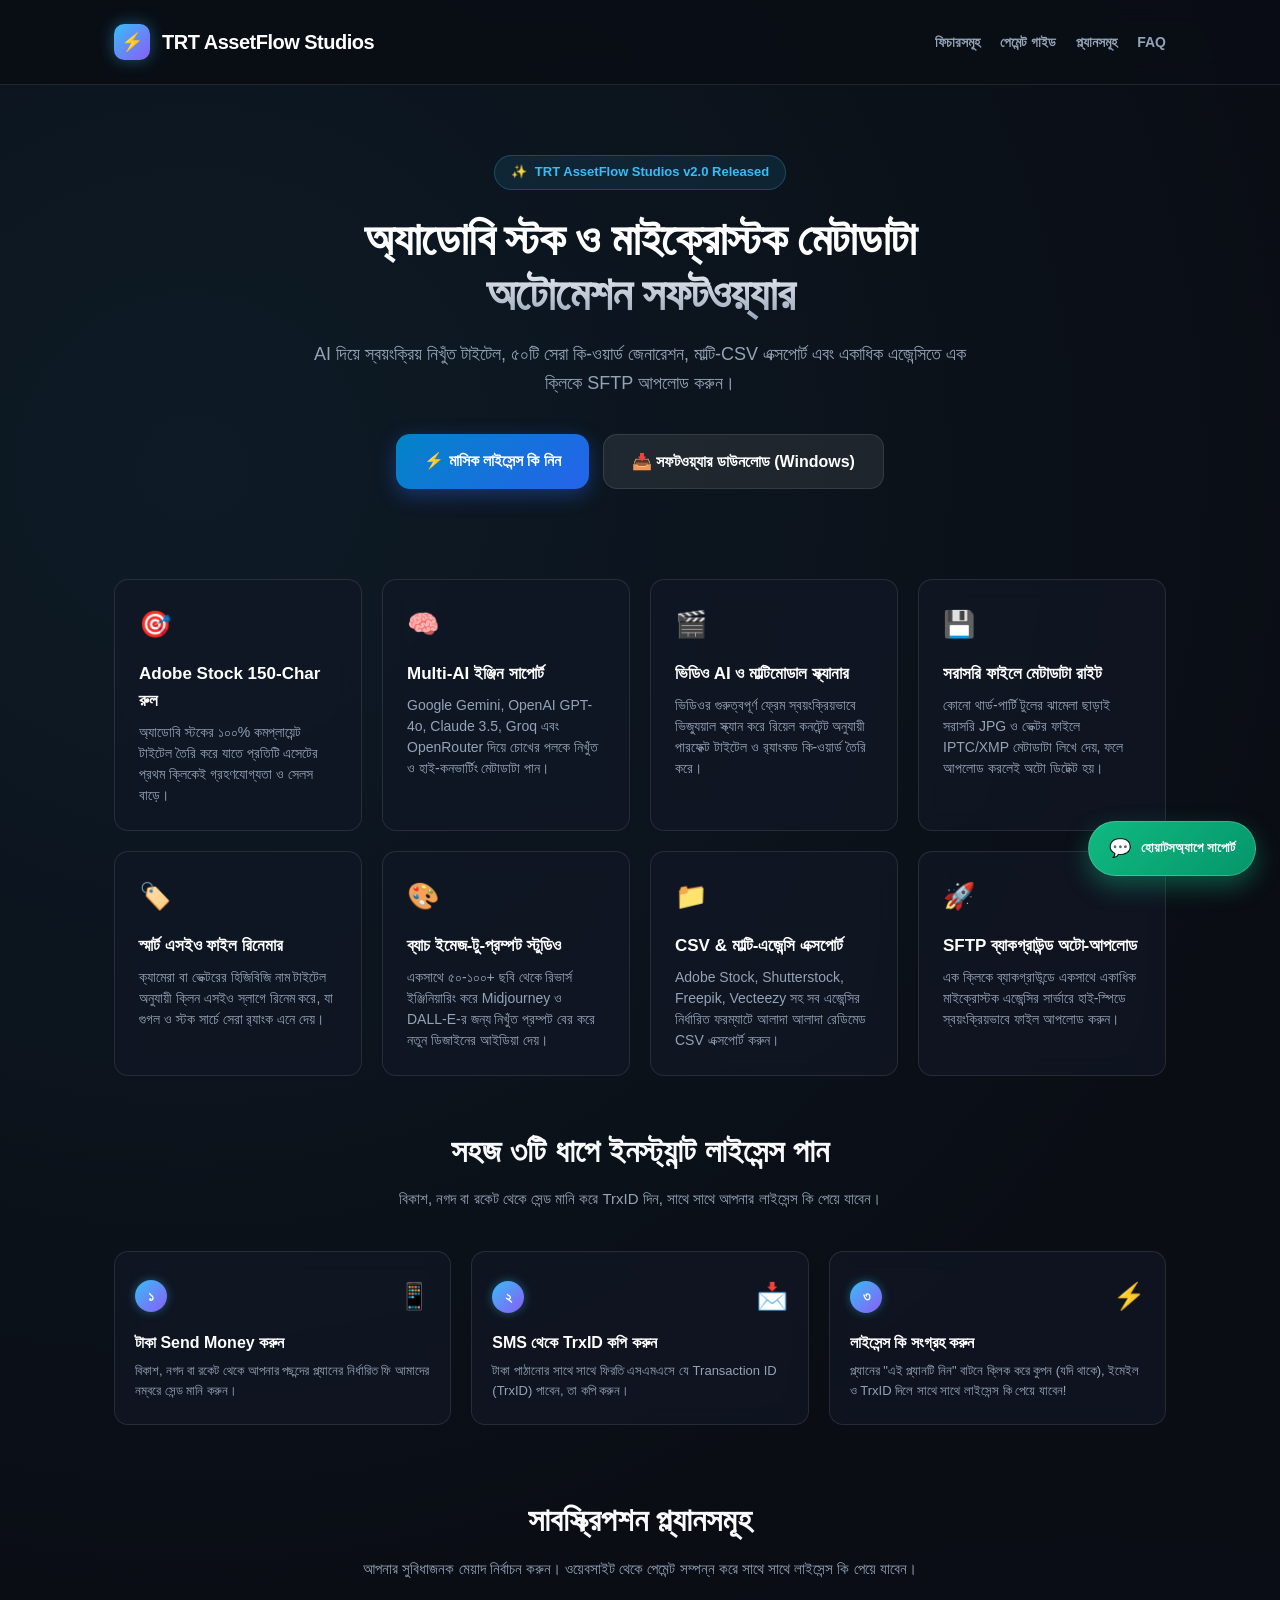
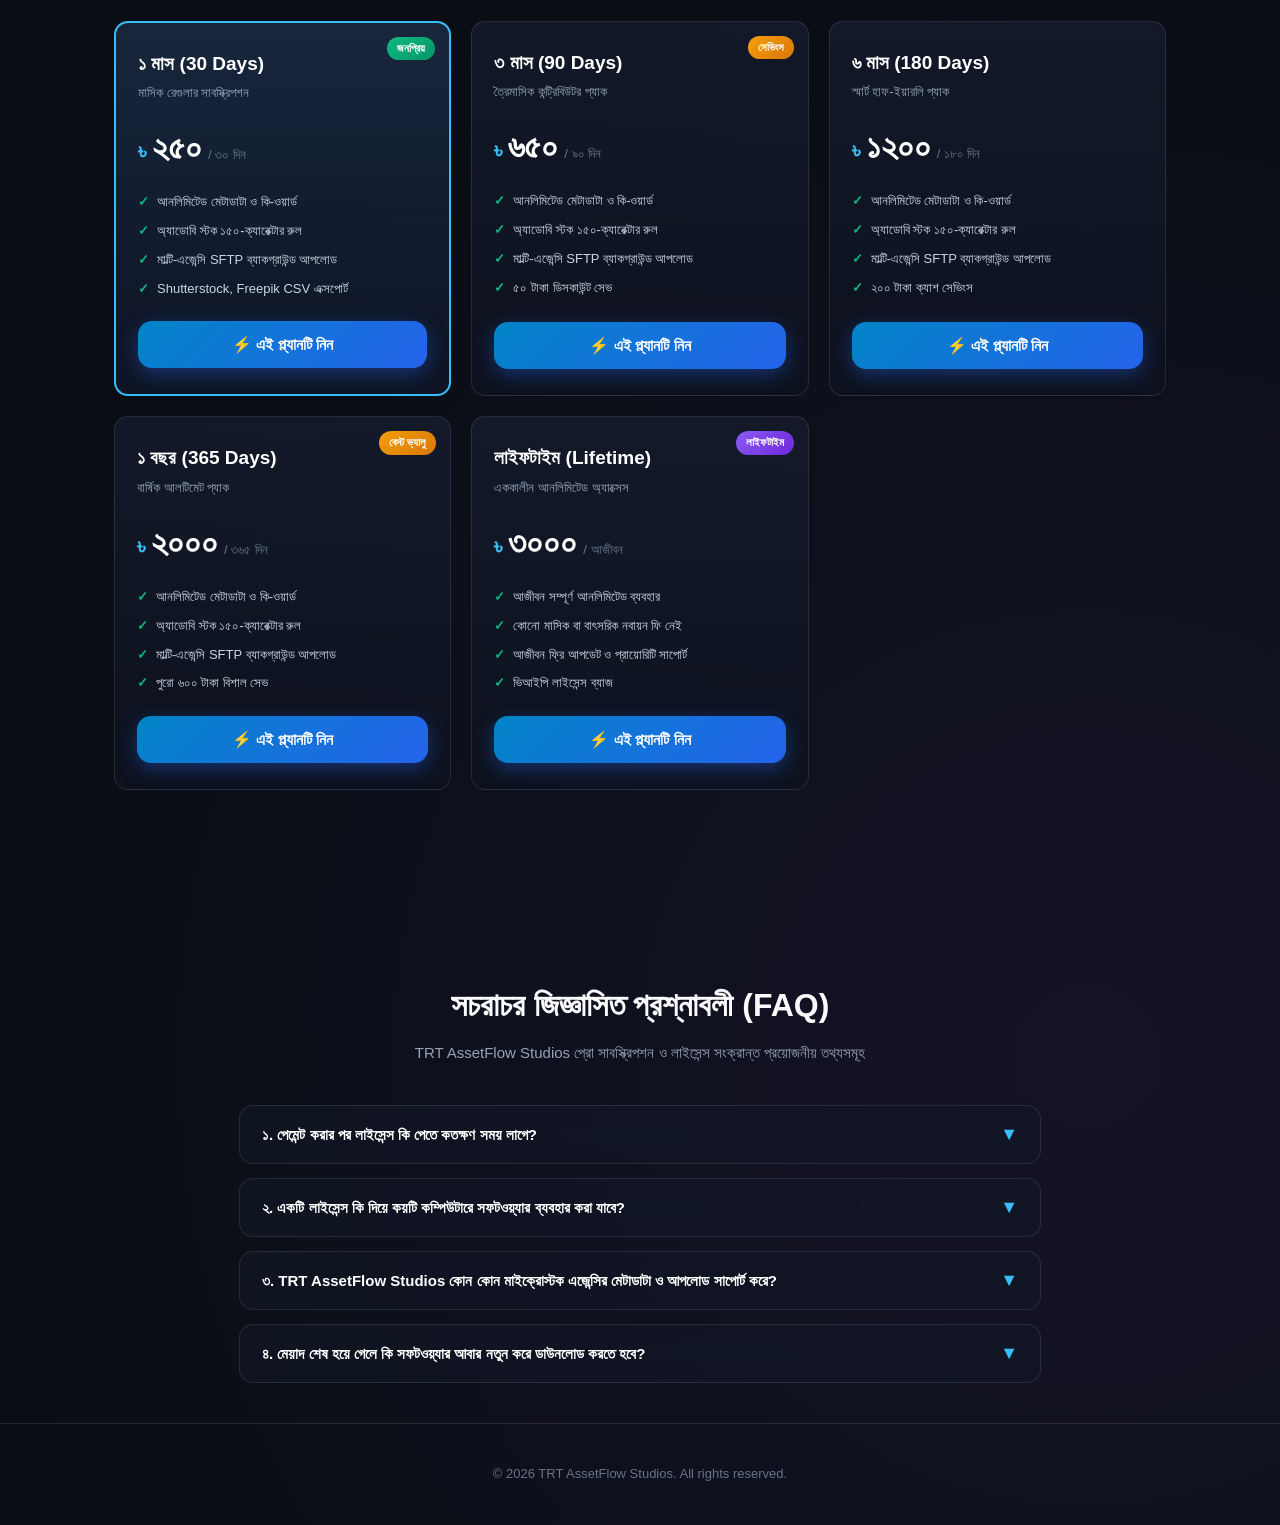
<file: index.html>
<!DOCTYPE html>
<html lang="bn">
<head>
  <meta charset="UTF-8">
  <meta name="viewport" content="width=device-width, initial-scale=1.0">
  <title>TRT AssetFlow Studios — AI Stock Automation</title>
  <link rel="stylesheet" href="./styles.css">
</head>
<body>
  <!-- Header -->
  <header>
    <div class="container nav-wrap">
      <a href="./index.html" class="logo-brand">
        <div class="logo-icon">⚡</div>
        <span>TRT AssetFlow Studios</span>
      </a>
      <div class="nav-links">
        <a href="#features" class="nav-link">ফিচারসমূহ</a>
        <a href="#how-to-buy" class="nav-link">পেমেন্ট গাইড</a>
        <a href="#pricing" class="nav-link">প্ল্যানসমূহ</a>
        <a href="#faq" class="nav-link">FAQ</a>
        
      </div>
    </div>
  </header>

  <!-- Hero -->
  <section class="hero">
    <div class="container">
      <div class="hero-tag">
        <span>✨</span> <span>TRT AssetFlow Studios v2.0 Released</span>
      </div>
      <h1>অ্যাডোবি স্টক ও মাইক্রোস্টক মেটাডাটা<br>অটোমেশন সফটওয়্যার</h1>
      <p>
        AI দিয়ে স্বয়ংক্রিয় নিখুঁত টাইটেল, ৫০টি সেরা কি-ওয়ার্ড জেনারেশন, মাল্টি-CSV এক্সপোর্ট এবং একাধিক এজেন্সিতে এক ক্লিকে SFTP আপলোড করুন।
      </p>
      <div style="display: flex; gap: 14px; justify-content: center; flex-wrap: wrap;">
        <a href="#pricing" class="btn-primary" style="width: auto; padding: 14px 28px;">
          ⚡ মাসিক লাইসেন্স কি নিন
        </a>
        <a href="https://github.com/tmrtarekrahman/trt-assetflow-releases/releases/download/v2.0.0/TRT-AssetFlow-Studios-v2.0.0-Windows.zip" download class="btn-primary" style="width: auto; padding: 14px 28px; background: rgba(255, 255, 255, 0.08); border: 1px solid var(--border-color); box-shadow: none;">
          📥 সফটওয়্যার ডাউনলোড (Windows)
        </a>
      </div>
    </div>
  </section>

      <!-- Features -->
  <section class="container" id="features">
    <div class="features-grid">
      <div class="feature-card">
        <div class="feature-icon">🎯</div>
        <h3>Adobe Stock 150-Char রুল</h3>
        <p>অ্যাডোবি স্টকের ১০০% কমপ্লায়েন্ট টাইটেল তৈরি করে যাতে প্রতিটি এসেটের প্রথম ক্লিকেই গ্রহণযোগ্যতা ও সেলস বাড়ে।</p>
      </div>
      <div class="feature-card">
        <div class="feature-icon">🧠</div>
        <h3>Multi-AI ইঞ্জিন সাপোর্ট</h3>
        <p>Google Gemini, OpenAI GPT-4o, Claude 3.5, Groq এবং OpenRouter দিয়ে চোখের পলকে নিখুঁত ও হাই-কনভার্টিং মেটাডাটা পান।</p>
      </div>
      <div class="feature-card">
        <div class="feature-icon">🎬</div>
        <h3>ভিডিও AI ও মাল্টিমোডাল স্ক্যানার</h3>
        <p>ভিডিওর গুরুত্বপূর্ণ ফ্রেম স্বয়ংক্রিয়ভাবে ভিজ্যুয়াল স্ক্যান করে রিয়েল কনটেন্ট অনুযায়ী পারফেক্ট টাইটেল ও র‍্যাংকড কি-ওয়ার্ড তৈরি করে।</p>
      </div>
      <div class="feature-card">
        <div class="feature-icon">💾</div>
        <h3>সরাসরি ফাইলে মেটাডাটা রাইট</h3>
        <p>কোনো থার্ড-পার্টি টুলের ঝামেলা ছাড়াই সরাসরি JPG ও ভেক্টর ফাইলে IPTC/XMP মেটাডাটা লিখে দেয়, ফলে আপলোড করলেই অটো ডিটেক্ট হয়।</p>
      </div>
      <div class="feature-card">
        <div class="feature-icon">🏷️</div>
        <h3>স্মার্ট এসইও ফাইল রিনেমার</h3>
        <p>ক্যামেরা বা ভেক্টরের হিজিবিজি নাম টাইটেল অনুযায়ী ক্লিন এসইও স্লাগে রিনেম করে, যা গুগল ও স্টক সার্চে সেরা র‍্যাংক এনে দেয়।</p>
      </div>
      <div class="feature-card">
        <div class="feature-icon">🎨</div>
        <h3>ব্যাচ ইমেজ-টু-প্রম্পট স্টুডিও</h3>
        <p>একসাথে ৫০-১০০+ ছবি থেকে রিভার্স ইঞ্জিনিয়ারিং করে Midjourney ও DALL-E-র জন্য নিখুঁত প্রম্পট বের করে নতুন ডিজাইনের আইডিয়া দেয়।</p>
      </div>
      <div class="feature-card">
        <div class="feature-icon">📁</div>
        <h3>CSV & মাল্টি-এজেন্সি এক্সপোর্ট</h3>
        <p>Adobe Stock, Shutterstock, Freepik, Vecteezy সহ সব এজেন্সির নির্ধারিত ফরম্যাটে আলাদা আলাদা রেডিমেড CSV এক্সপোর্ট করুন।</p>
      </div>
      <div class="feature-card">
        <div class="feature-icon">🚀</div>
        <h3>SFTP ব্যাকগ্রাউন্ড অটো-আপলোড</h3>
        <p>এক ক্লিকে ব্যাকগ্রাউন্ডে একসাথে একাধিক মাইক্রোস্টক এজেন্সির সার্ভারে হাই-স্পিডে স্বয়ংক্রিয়ভাবে ফাইল আপলোড করুন।</p>
      </div>
    </div>
  </section>

    <!-- How It Works / Visual Payment Guide -->
  <section class="container" id="how-to-buy" style="margin-top: 50px; margin-bottom: 20px;">
    <h2 class="section-title">সহজ ৩টি ধাপে ইনস্ট্যান্ট লাইসেন্স পান</h2>
    <p class="section-desc">বিকাশ, নগদ বা রকেট থেকে সেন্ড মানি করে TrxID দিন, সাথে সাথে আপনার লাইসেন্স কি পেয়ে যাবেন।</p>

    <div class="steps-container">
      <div class="step-card">
        <div class="step-header-row">
          <div class="step-badge">১</div>
          <div class="step-icon">📱</div>
        </div>
        <div class="step-body">
          <h4>টাকা Send Money করুন</h4>
          <p>বিকাশ, নগদ বা রকেট থেকে আপনার পছন্দের প্ল্যানের নির্ধারিত ফি আমাদের নম্বরে সেন্ড মানি করুন।</p>
        </div>
      </div>

      <div class="step-card">
        <div class="step-header-row">
          <div class="step-badge">২</div>
          <div class="step-icon">📩</div>
        </div>
        <div class="step-body">
          <h4>SMS থেকে TrxID কপি করুন</h4>
          <p>টাকা পাঠানোর সাথে সাথে ফিরতি এসএমএসে যে Transaction ID (TrxID) পাবেন, তা কপি করুন।</p>
        </div>
      </div>

      <div class="step-card">
        <div class="step-header-row">
          <div class="step-badge">৩</div>
          <div class="step-icon">⚡</div>
        </div>
        <div class="step-body">
          <h4>লাইসেন্স কি সংগ্রহ করুন</h4>
          <p>প্ল্যানের "এই প্ল্যানটি নিন" বাটনে ক্লিক করে কুপন (যদি থাকে), ইমেইল ও TrxID দিলে সাথে সাথে লাইসেন্স কি পেয়ে যাবেন!</p>
        </div>
      </div>
    </div>
  </section>

  <!-- Pricing -->
  <section class="pricing-section" id="pricing">
    <div class="container">
      <h2 class="section-title">সাবস্ক্রিপশন প্ল্যানসমূহ</h2>
      <p class="section-desc">আপনার সুবিধাজনক মেয়াদ নির্বাচন করুন। ওয়েবসাইট থেকে পেমেন্ট সম্পন্ন করে সাথে সাথে লাইসেন্স কি পেয়ে যাবেন।</p>

      <div class="pricing-grid">
        <!-- Plan 1: 1 Month -->
        <div class="plan-card popular">
          <div class="card-ribbon">জনপ্রিয়</div>
          <div>
            <div class="plan-title">১ মাস (30 Days)</div>
            <div class="plan-subtitle">মাসিক রেগুলার সাবস্ক্রিপশন</div>
            <div class="plan-price-row">
              <span class="curr">৳</span>
              <span class="amt">২৫০</span>
              <span class="per">/ ৩০ দিন</span>
            </div>
            <ul class="plan-feature-list">
              <li><span class="check-icon">✓</span> আনলিমিটেড মেটাডাটা ও কি-ওয়ার্ড</li>
              <li><span class="check-icon">✓</span> অ্যাডোবি স্টক ১৫০-ক্যারেক্টার রুল</li>
              <li><span class="check-icon">✓</span> মাল্টি-এজেন্সি SFTP ব্যাকগ্রাউন্ড আপলোড</li>
              <li><span class="check-icon">✓</span> Shutterstock, Freepik CSV এক্সপোর্ট</li>
            </ul>
          </div>
          <button type="button" class="btn-primary btn-plan-select" data-plan="pro_monthly" data-days="30" data-price="250" data-title="১ মাস (৩০ দিন)">
            ⚡ এই প্ল্যানটি নিন
          </button>
        </div>

        <!-- Plan 2: 3 Months -->
        <div class="plan-card">
          <div class="card-ribbon hot">সেভিংস</div>
          <div>
            <div class="plan-title">৩ মাস (90 Days)</div>
            <div class="plan-subtitle">ত্রৈমাসিক কন্ট্রিবিউটর প্যাক</div>
            <div class="plan-price-row">
              <span class="curr">৳</span>
              <span class="amt">৬৫০</span>
              <span class="per">/ ৯০ দিন</span>
            </div>
            <ul class="plan-feature-list">
              <li><span class="check-icon">✓</span> আনলিমিটেড মেটাডাটা ও কি-ওয়ার্ড</li>
              <li><span class="check-icon">✓</span> অ্যাডোবি স্টক ১৫০-ক্যারেক্টার রুল</li>
              <li><span class="check-icon">✓</span> মাল্টি-এজেন্সি SFTP ব্যাকগ্রাউন্ড আপলোড</li>
              <li><span class="check-icon">✓</span> ৫০ টাকা ডিসকাউন্ট সেভ</li>
            </ul>
          </div>
          <button type="button" class="btn-primary btn-plan-select" data-plan="pro_quarterly" data-days="90" data-price="650" data-title="৩ মাস (৯০ দিন)">
            ⚡ এই প্ল্যানটি নিন
          </button>
        </div>

        <!-- Plan 3: 6 Months -->
        <div class="plan-card">
          <div>
            <div class="plan-title">৬ মাস (180 Days)</div>
            <div class="plan-subtitle">স্মার্ট হাফ-ইয়ারলি প্যাক</div>
            <div class="plan-price-row">
              <span class="curr">৳</span>
              <span class="amt">১২০০</span>
              <span class="per">/ ১৮০ দিন</span>
            </div>
            <ul class="plan-feature-list">
              <li><span class="check-icon">✓</span> আনলিমিটেড মেটাডাটা ও কি-ওয়ার্ড</li>
              <li><span class="check-icon">✓</span> অ্যাডোবি স্টক ১৫০-ক্যারেক্টার রুল</li>
              <li><span class="check-icon">✓</span> মাল্টি-এজেন্সি SFTP ব্যাকগ্রাউন্ড আপলোড</li>
              <li><span class="check-icon">✓</span> ২০০ টাকা ক্যাশ সেভিংস</li>
            </ul>
          </div>
          <button type="button" class="btn-primary btn-plan-select" data-plan="pro_half_yearly" data-days="180" data-price="1200" data-title="৬ মাস (১৮০ দিন)">
            ⚡ এই প্ল্যানটি নিন
          </button>
        </div>

        <!-- Plan 4: 1 Year -->
        <div class="plan-card">
          <div class="card-ribbon hot">বেস্ট ভ্যালু</div>
          <div>
            <div class="plan-title">১ বছর (365 Days)</div>
            <div class="plan-subtitle">বার্ষিক আলটিমেট প্যাক</div>
            <div class="plan-price-row">
              <span class="curr">৳</span>
              <span class="amt">২০০০</span>
              <span class="per">/ ৩৬৫ দিন</span>
            </div>
            <ul class="plan-feature-list">
              <li><span class="check-icon">✓</span> আনলিমিটেড মেটাডাটা ও কি-ওয়ার্ড</li>
              <li><span class="check-icon">✓</span> অ্যাডোবি স্টক ১৫০-ক্যারেক্টার রুল</li>
              <li><span class="check-icon">✓</span> মাল্টি-এজেন্সি SFTP ব্যাকগ্রাউন্ড আপলোড</li>
              <li><span class="check-icon">✓</span> পুরো ৬০০ টাকা বিশাল সেভ</li>
            </ul>
          </div>
          <button type="button" class="btn-primary btn-plan-select" data-plan="pro_yearly" data-days="365" data-price="2000" data-title="১ বছর (৩৬৫ দিন)">
            ⚡ এই প্ল্যানটি নিন
          </button>
        </div>

        <!-- Plan 5: Lifetime -->
        <div class="plan-card">
          <div class="card-ribbon vip">লাইফটাইম</div>
          <div>
            <div class="plan-title">লাইফটাইম (Lifetime)</div>
            <div class="plan-subtitle">এককালীন আনলিমিটেড অ্যাক্সেস</div>
            <div class="plan-price-row">
              <span class="curr">৳</span>
              <span class="amt">৩০০০</span>
              <span class="per">/ আজীবন</span>
            </div>
            <ul class="plan-feature-list">
              <li><span class="check-icon">✓</span> আজীবন সম্পূর্ণ আনলিমিটেড ব্যবহার</li>
              <li><span class="check-icon">✓</span> কোনো মাসিক বা বাৎসরিক নবায়ন ফি নেই</li>
              <li><span class="check-icon">✓</span> আজীবন ফ্রি আপডেট ও প্রায়োরিটি সাপোর্ট</li>
              <li><span class="check-icon">✓</span> ভিআইপি লাইসেন্স ব্যাজ</li>
            </ul>
          </div>
          <button type="button" class="btn-primary btn-plan-select" data-plan="lifetime" data-days="9999" data-price="3000" data-title="লাইফটাইম (আজীবন)">
            ⚡ এই প্ল্যানটি নিন
          </button>
        </div>
      </div>
    </div>
  </section>

  <!-- Instant Checkout / Key Modal -->
  <div class="checkout-modal-overlay" id="checkoutModal">
    <div class="checkout-box">
      <div class="checkout-header">
        <h3 id="checkoutModalTitle">লাইসেন্স কি সংগ্রহ ফরম</h3>
        <button class="btn-close" id="btnCloseCheckout">&times;</button>
      </div>

      <!-- Payment Numbers Box -->
      <div style="margin-bottom: 18px;">
        <p style="font-size: 13px; color: var(--text-secondary); margin-bottom: 8px;">
          নিচের যেকোনো নাম্বারে <strong>Send Money</strong> করে TrxID দিয়ে কি সংগ্রহ করুন:
        </p>
        
        <!-- bKash -->
        <div class="pay-card-item">
          <div>
            <span style="font-size: 11px; font-weight: 800; color: #ec4899; text-transform: uppercase;">bKash (Personal)</span>
            <div class="num">01410941110</div>
          </div>
          <button type="button" class="btn-mini-copy" onclick="navigator.clipboard.writeText('01410941110'); this.textContent='কপি!'; setTimeout(() => this.textContent='কপি', 1500);">কপি</button>
        </div>

        <!-- Nagad / Rocket / Upay -->
        <div class="pay-card-item">
          <div>
            <span style="font-size: 11px; font-weight: 800; color: #f97316; text-transform: uppercase;">নগদ / রকেট / উপায় (Personal)</span>
            <div class="num">01723941110</div>
          </div>
          <button type="button" class="btn-mini-copy" onclick="navigator.clipboard.writeText('01723941110'); this.textContent='কপি!'; setTimeout(() => this.textContent='কপি', 1500);">কপি</button>
        </div>

        <div style="background: rgba(56, 189, 248, 0.08); padding: 10px 14px; border-radius: 8px; border: 1px solid rgba(56, 189, 248, 0.2); font-size: 13px;">
          নির্বাচিত প্ল্যান: <strong id="modalSelectedPlanText" style="color: #38bdf8;">১ মাস (৩০ দিন)</strong> — 
          ফি: <strong id="modalSelectedPriceText" style="color: #34d399;">৳২৫০ টাকা</strong>
        </div>
      </div>

      <form id="checkoutForm">
        <input type="hidden" id="selectedPlanVal" value="pro_monthly">
        <input type="hidden" id="selectedDaysVal" value="30">

        <div class="form-group">
          <label for="buyerEmail">আপনার ইমেইল অ্যাড্রেস *</label>
          <input type="email" id="buyerEmail" class="input-ctrl" placeholder="your-email@gmail.com" required>
        </div>

        <div class="form-group">
          <label for="senderPhone">যে নাম্বার থেকে টাকা পাঠিয়েছেন (Sender Number) *</label>
          <input type="tel" id="senderPhone" class="input-ctrl" placeholder="যেমন: 017XXXXXXXX" required>
        </div>

                <!-- Coupon Code Input Box -->
        <div class="form-group" style="margin-bottom: 14px; background: rgba(255,255,255,0.02); padding: 12px; border-radius: 8px; border: 1px dashed rgba(255,255,255,0.12);">
          <label for="couponCode" style="display: flex; justify-content: space-between; align-items: center; font-size: 12px; color: #94a3b8; margin-bottom: 6px;">
            <span>🎟️ কুপন কোড (যদি থাকে)</span>
            <span id="couponBadge" style="display: none; background: #059669; color: #fff; padding: 2px 8px; border-radius: 4px; font-size: 11px; font-weight: bold;">DISCOUNT APPLIED</span>
          </label>
          <div style="display: flex; gap: 8px;">
            <input type="text" id="couponCode" class="input-ctrl" placeholder="যেমন: LIFETIME50" style="text-transform: uppercase; font-weight: 600; letter-spacing: 1px;">
            <button type="button" id="btnApplyCoupon" class="btn-copy" style="white-space: nowrap; padding: 0 16px; background: #0284c7; font-weight: 600; cursor: pointer;">প্রয়োগ করুন</button>
          </div>
          <div id="couponMsg" style="font-size: 12px; margin-top: 6px; display: none; line-height: 1.4;"></div>
        </div>

        <div class="form-group">
          <label for="trxId">পেমেন্ট Transaction ID (TrxID) *</label>
          <input type="text" id="trxId" class="input-ctrl" placeholder="যেমন: BK9A8B7C বা নগদ TrxID" required>
        </div>

        <button type="submit" class="btn-primary" id="btnClaimKey">
          ⚡ লাইসেন্স কি তৈরি করুন
        </button>
      </form>

      <!-- Key Revealed Box -->
      <div class="key-result-box" id="keyResultBox">
        <h4 style="color: #34d399; margin-bottom: 6px;">🎉 অভিনন্দন! আপনার প্রো লাইসেন্স কি প্রস্তুত:</h4>
        <div class="key-code-display" id="revealedKeyCode">TRT-XXXX-XXXX-XXXX-XXXX</div>
        <div style="display: flex; gap: 10px; justify-content: center; flex-wrap: wrap; margin-top: 10px;">
          <button type="button" class="btn-copy" id="btnCopyKey">📋 কি কপি করুন</button>
          <a href="https://github.com/tmrtarekrahman/trt-assetflow-releases/releases/download/v2.0.0/TRT-AssetFlow-Studios-v2.0.0-Windows.zip" download class="btn-copy" style="background: #2563eb; text-decoration: none; display: inline-flex; align-items: center; gap: 6px;">
            📥 সফটওয়্যার ডাউনলোড করুন
          </a>
        </div>
        <p style="font-size: 12px; color: #94a3b8; margin-top: 14px;">
          <strong>ব্যবহারের নিয়ম:</strong> TRT AssetFlow Studios সফটওয়্যারটি ওপেন করে উপরের <strong>"🔑 Activate Pro"</strong> বাটনে ক্লিক করে এই কি-টি পেস্ট করুন। সাথে সাথে আপনার নির্বাচিত প্ল্যানের মেয়াদ শুরু হবে!
        </p>
      </div>
    </div>
  </div>

  <!-- FAQ Section -->
  <section class="container faq-section" id="faq" style="margin: 60px auto 40px auto;">
    <h2 class="section-title">সচরাচর জিজ্ঞাসিত প্রশ্নাবলী (FAQ)</h2>
    <p class="section-desc">TRT AssetFlow Studios প্রো সাবস্ক্রিপশন ও লাইসেন্স সংক্রান্ত প্রয়োজনীয় তথ্যসমূহ</p>

    <div class="faq-list">
      <!-- FAQ 1 -->
      <div class="faq-item">
        <button type="button" class="faq-question">
          <span>১. পেমেন্ট করার পর লাইসেন্স কি পেতে কতক্ষণ সময় লাগে?</span>
          <span class="faq-toggle-icon">▼</span>
        </button>
        <div class="faq-answer">
          <p>সম্পূর্ণ ইনস্ট্যান্ট! অটোমেটিক SMS ভেরিফিকেশন সিস্টেমের মাধ্যমে আপনার বিকাশ বা নগদ থেকে টাকা পাঠানোর পর সাধারণত ১-২ মিনিটের মধ্যেই পেমেন্ট রেকর্ড হয়ে যায়। এরপর ওয়েবসাইটে আপনার ইমেইল ও ফিরতি SMS-এর TrxID দিলে এক সেকেন্ডেই লাইসেন্স কি স্ক্রিনে তৈরি হয়ে যাবে।</p>
        </div>
      </div>

      <!-- FAQ 2 -->
      <div class="faq-item">
        <button type="button" class="faq-question">
          <span>২. একটি লাইসেন্স কি দিয়ে কয়টি কম্পিউটারে সফটওয়্যার ব্যবহার করা যাবে?</span>
          <span class="faq-toggle-icon">▼</span>
        </button>
        <div class="faq-answer">
          <p>নিরাপত্তা ও ফেয়ার-ইউজ পলিসির আওতায় ১টি লাইসেন্স কি একই সময়ে ১টি পিসিতে কার্যকর থাকে। তবে আপনার পিসি পরিবর্তন, উইন্ডোজ নতুন করে সেটআপ বা মেরামতের প্রয়োজন হলে আমাদের সাথে যোগাযোগ করলে আমাদের সাপোর্ট টিম থেকে ডিভাইস আনবাইন্ড / রিসেট করে দেওয়া হবে, যাতে নতুন পিসিতে চালু করতে পারেন।</p>
        </div>
      </div>

      <!-- FAQ 3 -->
      <div class="faq-item">
        <button type="button" class="faq-question">
          <span>৩. TRT AssetFlow Studios কোন কোন মাইক্রোস্টক এজেন্সির মেটাডাটা ও আপলোড সাপোর্ট করে?</span>
          <span class="faq-toggle-icon">▼</span>
        </button>
        <div class="faq-answer">
          <p>Adobe Stock (১৫০ ক্যারেক্টার টাইটেল কমপ্লায়েন্স ও টাইটেল-রিপিট রুল), Freepik, Shutterstock, Vecteezy, 123RF ইত্যাদি বিশ্বমানের সব মাইক্রোস্টক এজেন্সির জন্য আলাদা ফরম্যাটে মেটাডাটা, CSV এক্সপোর্ট এবং সরাসরি ব্যাকগ্রাউন্ড SFTP অটো-আপলোড সাপোর্ট করে।</p>
        </div>
      </div>

      <!-- FAQ 4 -->
      <div class="faq-item">
        <button type="button" class="faq-question">
          <span>৪. মেয়াদ শেষ হয়ে গেলে কি সফটওয়্যার আবার নতুন করে ডাউনলোড করতে হবে?</span>
          <span class="faq-toggle-icon">▼</span>
        </button>
        <div class="faq-answer">
          <p>একদম না! সফটওয়্যার পুনরায় ডাউনলোডের প্রয়োজন নেই। মেয়াদ শেষ হলে ওয়েবসাইট থেকে নতুন যেকোনো প্ল্যানের লাইসেন্স কি সংগ্রহ করে সফটওয়্যারের ভেতরে "🔑 Activate Pro" অপশনে পেস্ট করলেই মেয়াদ সাথে সাথে বেড়ে যাবে।</p>
        </div>
      </div>
    </div>
  </section>

  <!-- Floating WhatsApp Support Button -->
  <a href="https://wa.me/8801723941110?text=Hello%20TRT%20AssetFlow%20Support" target="_blank" rel="noopener noreferrer" class="floating-wa-btn" title="হোয়াটসঅ্যাপে হেল্প নিন">
    <span class="wa-icon">💬</span>
    <span>হোয়াটসঅ্যাপে সাপোর্ট</span>
  </a>

  <footer>
    <div class="container">
      <p>© 2026 TRT AssetFlow Studios. All rights reserved.</p>
    </div>
  </footer>

  <script src="./portal.js?v=2.5.0"></script>
</body>
</html>
</file>
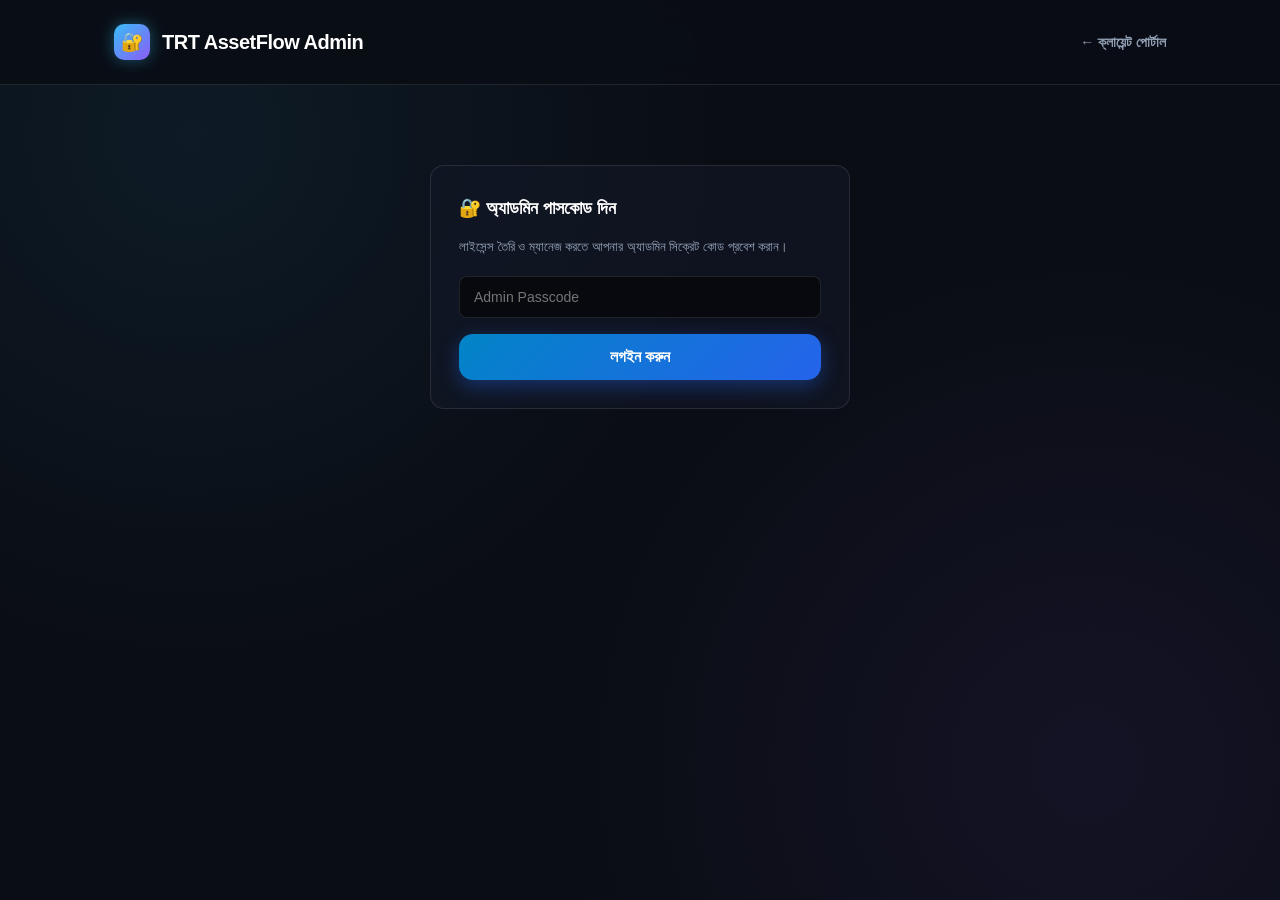
<file: trt-admin-control-secure.html>
﻿<!DOCTYPE html>
<html lang="bn">
<head>
  <meta charset="UTF-8">
  <meta name="viewport" content="width=device-width, initial-scale=1.0">
  <title>TRT AssetFlow Studios — Admin Control Room (লাইসেন্স ম্যানেজার)</title>
  <link rel="stylesheet" href="./styles.css">
  <style>
    .stats-row {
      display: grid;
      grid-template-columns: repeat(auto-fit, minmax(200px, 1fr));
      gap: 16px;
      margin-bottom: 24px;
    }
    .stat-card {
      background: var(--bg-card);
      border: 1px solid var(--border-color);
      border-radius: var(--radius-md);
      padding: 18px;
    }
    .stat-card h4 { font-size: 13px; color: var(--text-secondary); margin-bottom: 6px; }
    .stat-card .val { font-size: 28px; font-weight: 800; color: #ffffff; }
    .gen-grid {
      display: grid;
      grid-template-columns: repeat(auto-fit, minmax(180px, 1fr));
      gap: 16px;
      align-items: end;
    }
  </style>
</head>
<body>
  <!-- Header -->
  <header>
    <div class="container nav-wrap">
      <a class='logo-brand' href='/'>
        <div class="logo-icon">🔐</div>
        <span>TRT AssetFlow Admin</span>
      </a>
      <div class="nav-links">
        <a class='nav-link' href='/'>← ক্লায়েন্ট পোর্টাল</a>
        <button id="btnAdminLogout" class="admin-badge-link" style="display: none; cursor: pointer;">লগআউট</button>
      </div>
    </div>
  </header>

  <main class="container" style="padding-top: 40px; padding-bottom: 60px;">
    <!-- Login Screen -->
    <div id="adminAuthSection" style="max-width: 420px; margin: 40px auto;" class="admin-card">
      <h3 style="margin-bottom: 14px; font-size: 18px; color: #fff;">🔐 অ্যাডমিন পাসকোড দিন</h3>
      <p style="font-size: 13px; color: var(--text-secondary); margin-bottom: 18px;">
        লাইসেন্স তৈরি ও ম্যানেজ করতে আপনার অ্যাডমিন সিক্রেট কোড প্রবেশ করান।
      </p>
      <form id="adminLoginForm">
        <div class="form-group">
          <input type="password" id="adminPassInput" class="input-ctrl" placeholder="Admin Passcode" required>
        </div>
        <button type="submit" class="btn-primary">লগইন করুন</button>
        <p id="adminLoginErr" style="color: #f87171; font-size: 12px; margin-top: 10px; display: none;"></p>
      </form>
    </div>

    <!-- Dashboard Screen -->
    <div id="adminDashSection" style="display: none;">
      <!-- Stats -->
      <div class="stats-row">
        <div class="stat-card">
          <h4>সর্বমোট লাইসেন্স</h4>
          <div class="val" id="statTotal">0</div>
        </div>
        <div class="stat-card">
          <h4>ব্যবহারের জন্য প্রস্তুত (Unused)</h4>
          <div class="val" id="statUnused" style="color: #38bdf8;">0</div>
        </div>
        <div class="stat-card">
          <h4>সক্রিয় প্রো ইউজার (Active)</h4>
          <div class="val" id="statActive" style="color: #10b981;">0</div>
        </div>
        <div class="stat-card">
          <h4>মেয়াদোত্তীর্ণ (Expired)</h4>
          <div class="val" id="statExpired" style="color: #f87171;">0</div>
        </div>
      </div>

      
                  <!-- ============================================================== -->
      <!-- SUPER SIMPLE COUPON MANAGER (সহজ কুপন ম্যানেজার)                 -->
      <!-- ============================================================== -->
      <div class="admin-card" id="couponManagementCard" style="margin-bottom: 24px; border: 1px solid rgba(56, 189, 248, 0.3);">
        <div style="display: flex; justify-content: space-between; align-items: center; margin-bottom: 16px; border-bottom: 1px solid rgba(255,255,255,0.08); padding-bottom: 12px;">
          <div>
            <h3 style="font-size: 18px; color: #fff; margin-bottom: 4px; display: flex; align-items: center; gap: 8px;">
              <span>🎟️</span> সহজ কুপন ম্যানেজার (Coupon Manager)
            </h3>
            <p style="font-size: 13px; color: #94a3b8; margin: 0;">
              শুধু কুপনের নাম ও কত % ছাড় দিবেন তা লিখে সংরক্ষণ করুন। কাস্টমার সেই ছাড় পেয়ে যাবে।
            </p>
          </div>
          <button type="button" class="btn-copy" onclick="loadCoupons()" style="background: rgba(255,255,255,0.08); cursor: pointer;">🔄 রিফ্রেশ</button>
        </div>

        <!-- Super Simple Form: Just Code & Percent -->
                <!-- Smart Multi-Tier Coupon Form -->
        <form id="createCouponForm" style="background: rgba(0,0,0,0.3); padding: 18px; border-radius: 10px; border: 1px solid rgba(255,255,255,0.08); margin-bottom: 20px;">
          <!-- Row 1: Code -->
          <div style="margin-bottom: 14px;">
            <label style="font-weight: 600; color: #e2e8f0; margin-bottom: 6px; display: block;">১. কুপন কোড লিখুন *</label>
            <input type="text" id="cpCode" class="input-ctrl" placeholder="যেমন: TRT20 বা OFFER বা EID50" style="text-transform: uppercase; font-weight: bold; letter-spacing: 1px; font-size: 15px;" required>
          </div>

          <!-- Row 2: Discount Mode Selector -->
          <div style="margin-bottom: 14px; background: rgba(255,255,255,0.03); padding: 12px 14px; border-radius: 8px; border: 1px solid rgba(255,255,255,0.06);">
            <label style="font-weight: 600; color: #e2e8f0; margin-bottom: 8px; display: block; font-size: 13px;">২. ছাড়ের ধরন নির্বাচন করুন:</label>
            <div style="display: flex; gap: 20px; flex-wrap: wrap;">
              <label style="display: inline-flex; align-items: center; gap: 8px; cursor: pointer; color: #38bdf8; font-weight: 600; font-size: 13px;">
                <input type="radio" name="discountMode" value="unified" checked onchange="toggleDiscountMode('unified')">
                🌐 সাধারণ মোড (সব বা নির্বাচিত প্যাকেজে একই % ছাড়)
              </label>
              <label style="display: inline-flex; align-items: center; gap: 8px; cursor: pointer; color: #a78bfa; font-weight: 600; font-size: 13px;">
                <input type="radio" name="discountMode" value="tiered" onchange="toggleDiscountMode('tiered')">
                ⚡ অ্যাডভান্সড মোড (প্রতিটি প্যাকেজে আলাদা আলাদা % ছাড়)
              </label>
            </div>
          </div>

          <!-- Box A: Unified Mode -->
          <div id="unifiedModeBox">
            <div style="display: flex; gap: 14px; flex-wrap: wrap; margin-bottom: 14px;">
              <div class="form-group" style="margin-bottom: 0; flex: 1; min-width: 160px;">
                <label style="font-weight: 600; color: #e2e8f0; margin-bottom: 6px; display: block;">ছাড়ের পরিমাণ (%) *</label>
                <div style="position: relative;">
                  <input type="number" id="cpDiscountValue" class="input-ctrl" placeholder="যেমন: 20" value="20" min="1" max="100" style="padding-right: 32px; font-weight: bold; font-size: 16px; color: #34d399;">
                  <span style="position: absolute; right: 12px; top: 50%; transform: translateY(-50%); color: #94a3b8; font-weight: bold;">%</span>
                </div>
              </div>
            </div>

            <div style="background: rgba(255,255,255,0.03); padding: 12px 14px; border-radius: 8px; border: 1px solid rgba(255,255,255,0.06); margin-bottom: 16px;">
              <label style="font-weight: 600; color: #e2e8f0; margin-bottom: 8px; display: block; font-size: 13px;">
                কোন কোন প্যাকেজে এই কুপন কাজ করবে? <span style="font-weight: normal; color: #94a3b8;">(এক বা একাধিক প্যাকেজে টিক দিন):</span>
              </label>
              <div style="display: flex; gap: 10px; flex-wrap: wrap;">
                <label style="display: inline-flex; align-items: center; gap: 6px; background: rgba(56, 189, 248, 0.12); border: 1px solid rgba(56, 189, 248, 0.3); padding: 6px 12px; border-radius: 6px; cursor: pointer; font-size: 13px; font-weight: 600; color: #38bdf8;">
                  <input type="checkbox" id="plan_all" value="ALL" checked onchange="togglePlanAll(this)"> 🌐 সব প্যাকেজে প্রযোজ্য
                </label>
                <label style="display: inline-flex; align-items: center; gap: 6px; background: rgba(255,255,255,0.04); border: 1px solid rgba(255,255,255,0.1); padding: 6px 12px; border-radius: 6px; cursor: pointer; font-size: 13px; color: #e2e8f0;">
                  <input type="checkbox" class="plan-cb" value="pro_monthly" onchange="toggleSinglePlan(this)"> ⚡ ১ মাস (Monthly)
                </label>
                <label style="display: inline-flex; align-items: center; gap: 6px; background: rgba(255,255,255,0.04); border: 1px solid rgba(255,255,255,0.1); padding: 6px 12px; border-radius: 6px; cursor: pointer; font-size: 13px; color: #e2e8f0;">
                  <input type="checkbox" class="plan-cb" value="pro_quarterly" onchange="toggleSinglePlan(this)"> 📆 ৩ মাস (Quarterly)
                </label>
                <label style="display: inline-flex; align-items: center; gap: 6px; background: rgba(255,255,255,0.04); border: 1px solid rgba(255,255,255,0.1); padding: 6px 12px; border-radius: 6px; cursor: pointer; font-size: 13px; color: #e2e8f0;">
                  <input type="checkbox" class="plan-cb" value="pro_half_yearly" onchange="toggleSinglePlan(this)"> 🗓️ ৬ মাস (Half-Yearly)
                </label>
                <label style="display: inline-flex; align-items: center; gap: 6px; background: rgba(255,255,255,0.04); border: 1px solid rgba(255,255,255,0.1); padding: 6px 12px; border-radius: 6px; cursor: pointer; font-size: 13px; color: #e2e8f0;">
                  <input type="checkbox" class="plan-cb" value="pro_yearly" onchange="toggleSinglePlan(this)"> 📅 ১ বছর (Yearly)
                </label>
                <label style="display: inline-flex; align-items: center; gap: 6px; background: rgba(255,255,255,0.04); border: 1px solid rgba(255,255,255,0.1); padding: 6px 12px; border-radius: 6px; cursor: pointer; font-size: 13px; color: #e2e8f0;">
                  <input type="checkbox" class="plan-cb" value="lifetime" onchange="toggleSinglePlan(this)"> 👑 Lifetime
                </label>
              </div>
            </div>
          </div>

          <!-- Box B: Tiered Mode (Custom % per plan) -->
          <div id="tieredModeBox" style="display: none; background: rgba(167, 139, 250, 0.05); padding: 14px; border-radius: 8px; border: 1px solid rgba(167, 139, 250, 0.2); margin-bottom: 16px;">
            <p style="font-size: 13px; color: #c4b5fd; margin-top: 0; margin-bottom: 12px; font-weight: 500;">
              💡 যে যে প্যাকেজে ছাড় দিতে চান, সেগুলোর পাশে % লিখুন। যে প্যাকেজে ছাড় দিতে চান না তা খালি রাখুন:
            </p>
            <div style="display: grid; grid-template-columns: repeat(auto-fit, minmax(180px, 1fr)); gap: 12px;">
              <div style="background: rgba(0,0,0,0.25); padding: 10px; border-radius: 6px; border: 1px solid rgba(255,255,255,0.06);">
                <label style="font-size: 12px; color: #e2e8f0; font-weight: 600; display: block; margin-bottom: 4px;">⚡ ১ মাস (৳২৫০)</label>
                <div style="position: relative;">
                  <input type="number" id="tier_pro_monthly" class="input-ctrl tier-input" placeholder="যেমন: 10" min="1" max="100" style="padding-right: 28px; height: 36px; font-weight: bold; color: #34d399;">
                  <span style="position: absolute; right: 10px; top: 50%; transform: translateY(-50%); color: #94a3b8; font-size: 12px; font-weight: bold;">%</span>
                </div>
              </div>
              <div style="background: rgba(0,0,0,0.25); padding: 10px; border-radius: 6px; border: 1px solid rgba(255,255,255,0.06);">
                <label style="font-size: 12px; color: #e2e8f0; font-weight: 600; display: block; margin-bottom: 4px;">📆 ৩ মাস (৳৬৫০)</label>
                <div style="position: relative;">
                  <input type="number" id="tier_pro_quarterly" class="input-ctrl tier-input" placeholder="যেমন: 15" min="1" max="100" style="padding-right: 28px; height: 36px; font-weight: bold; color: #34d399;">
                  <span style="position: absolute; right: 10px; top: 50%; transform: translateY(-50%); color: #94a3b8; font-size: 12px; font-weight: bold;">%</span>
                </div>
              </div>
              <div style="background: rgba(0,0,0,0.25); padding: 10px; border-radius: 6px; border: 1px solid rgba(255,255,255,0.06);">
                <label style="font-size: 12px; color: #e2e8f0; font-weight: 600; display: block; margin-bottom: 4px;">🗓️ ৬ মাস (৳১২০০)</label>
                <div style="position: relative;">
                  <input type="number" id="tier_pro_half_yearly" class="input-ctrl tier-input" placeholder="যেমন: 20" min="1" max="100" style="padding-right: 28px; height: 36px; font-weight: bold; color: #34d399;">
                  <span style="position: absolute; right: 10px; top: 50%; transform: translateY(-50%); color: #94a3b8; font-size: 12px; font-weight: bold;">%</span>
                </div>
              </div>
              <div style="background: rgba(0,0,0,0.25); padding: 10px; border-radius: 6px; border: 1px solid rgba(255,255,255,0.06);">
                <label style="font-size: 12px; color: #e2e8f0; font-weight: 600; display: block; margin-bottom: 4px;">📅 ১ বছর (৳২০০০)</label>
                <div style="position: relative;">
                  <input type="number" id="tier_pro_yearly" class="input-ctrl tier-input" placeholder="যেমন: 25" min="1" max="100" style="padding-right: 28px; height: 36px; font-weight: bold; color: #34d399;">
                  <span style="position: absolute; right: 10px; top: 50%; transform: translateY(-50%); color: #94a3b8; font-size: 12px; font-weight: bold;">%</span>
                </div>
              </div>
              <div style="background: rgba(0,0,0,0.25); padding: 10px; border-radius: 6px; border: 1px solid rgba(255,255,255,0.06);">
                <label style="font-size: 12px; color: #e2e8f0; font-weight: 600; display: block; margin-bottom: 4px;">👑 Lifetime (৳৩০০০)</label>
                <div style="position: relative;">
                  <input type="number" id="tier_lifetime" class="input-ctrl tier-input" placeholder="যেমন: 30" min="1" max="100" style="padding-right: 28px; height: 36px; font-weight: bold; color: #34d399;">
                  <span style="position: absolute; right: 10px; top: 50%; transform: translateY(-50%); color: #94a3b8; font-size: 12px; font-weight: bold;">%</span>
                </div>
              </div>
            </div>
          </div>

          <!-- Submit Button & Auto-Merge Note -->
          <div style="display: flex; align-items: center; justify-content: space-between; flex-wrap: wrap; gap: 10px;">
            <button type="submit" class="btn-primary" id="btnSaveCoupon" style="height: 44px; padding: 0 32px; font-weight: bold; font-size: 15px; margin-bottom: 0;">
              ➕ কুপন চালু করুন
            </button>
            <span style="font-size: 12px; color: #38bdf8;">
              🔒 স্মার্ট অটো-মার্জ: একই কোড দিয়ে ভিন্ন প্যাকেজে ছাড় দিলে পূর্বের অফার হারাবে না, স্বয়ংক্রিয়ভাবে যুক্ত হয়ে যাবে।
            </span>
          </div>
        </form>

        <!-- Active Coupons Table -->
        <div style="display: flex; justify-content: space-between; align-items: center; margin-bottom: 10px;">
          <h4 style="font-size: 14px; color: #38bdf8; margin: 0;">📋 সক্রিয় কুপন সমূহ (বর্তমানে চালু আছে)</h4>
          <span style="font-size: 12px; color: #94a3b8;">যেকোনো কুপন বন্ধ করতে ডিলিট চাপুন</span>
        </div>

        <div class="table-wrap" style="max-height: 280px; overflow-y: auto;">
          <table class="data-table">
            <thead>
              <tr>
                <th style="padding: 10px 14px;">কুপন কোড</th>
                <th style="padding: 10px 14px;">ছাড়ের পরিমাণ</th>
                <th style="padding: 10px 14px;">কোন প্যাকেজে কাজ করবে</th>
                <th style="padding: 10px 14px; text-align: center;">অ্যাকশন</th>
              </tr>
            </thead>
            <tbody id="couponsTableBody">
              <!-- Rendered automatically -->
            </tbody>
          </table>
        </div>
      </div>


      <!-- Generator Card -->
      <div class="admin-card">
        <h3 style="font-size: 18px; color: #fff; margin-bottom: 14px;">⚡ ১-ক্লিকে নতুন লাইসেন্স কি তৈরি করুন</h3>
        <form id="genKeysForm">
                    <div class="gen-grid" style="display: grid; grid-template-columns: repeat(auto-fit, minmax(170px, 1fr)); gap: 14px; align-items: end;">
            <div class="form-group" style="margin-bottom: 0;">
              <label>কয়টি কি বানাবেন?</label>
              <select id="genCount" class="input-ctrl">
                <option value="1" selected>১টি কি (নির্দিষ্ট কাস্টমারের জন্য)</option>
                <option value="5">৫টি কি</option>
                <option value="10">১০টি কি</option>
                <option value="25">২৫টি কি</option>
                <option value="50">৫০টি কি</option>
              </select>
            </div>

            <div class="form-group" style="margin-bottom: 0;">
              <label>মেয়াদ / দিন নির্বাচন করুন *</label>
              <select id="genDuration" class="input-ctrl" onchange="toggleCustomDaysInput(this.value)">
                <option value="3">⚡ ৩ দিন (শর্ট ট্রায়াল)</option>
                <option value="7">⚡ ৭ দিন (১ সপ্তাহ ট্রায়াল)</option>
                <option value="15">⚡ ১৫ দিন (১৫ দিনের এক্সেস)</option>
                <option value="30" selected>📅 ৩০ দিন (১ মাস)</option>
                <option value="90">🗓️ ৯০ দিন (৩ মাস)</option>
                <option value="180">🗓️ ১৮০ দিন (৬ মাস)</option>
                <option value="365">📅 ৩৬৫ দিন (১ বছর)</option>
                <option value="9999">👑 লাইফটাইম (চিরস্থায়ী)</option>
                <option value="custom" style="color: #38bdf8; font-weight: bold;">✍️ কাস্টম দিন (নিজে টাইপ করুন)</option>
              </select>
            </div>

            <!-- Custom Days Input (shows when custom is selected) -->
            <div class="form-group" id="customDaysGroup" style="display: none; margin-bottom: 0;">
              <label style="color: #38bdf8;">✍️ কত দিন এক্সেস দিবেন? (দিন লিখুন) *</label>
              <input type="number" id="genCustomDays" class="input-ctrl" placeholder="যেমন: ৩, ৫, ৭, ১৪ দিন" min="1" style="border-color: #38bdf8; font-weight: bold;">
            </div>

            <div class="form-group" style="margin-bottom: 0;">
              <label>নির্দিষ্ট কাস্টমারের ইমেইল (ঐচ্ছিক)</label>
              <input type="email" id="genAssignEmail" class="input-ctrl" placeholder="যেমন: client@gmail.com">
            </div>

            <div class="form-group" style="margin-bottom: 0;">
              <label>নোট / রেফারেন্স</label>
              <input type="text" id="genNotes" class="input-ctrl" placeholder="যেমন: ৩ দিনের ফ্রি ট্রায়াল">
            </div>

            <button type="submit" class="btn-primary" id="btnGenSubmit" style="height: 42px;">
              ⚡ তৈরি করুন
            </button>
          </div>
        </form>

        <!-- Generated Result -->
        <div id="genResultBox" style="display: none; margin-top: 20px; background: rgba(0,0,0,0.5); padding: 18px; border-radius: 10px; border: 1px dashed var(--accent);">
          <div style="display: flex; justify-content: space-between; align-items: center; margin-bottom: 10px;">
            <strong style="color: #38bdf8;">নতুন তৈরি হওয়া লাইসেন্স কি-সমূহ:</strong>
            <div style="display: flex; gap: 8px;">
              <button type="button" class="btn-copy" id="btnCopyAllGen">📋 সব কপি করুন</button>
              <button type="button" class="btn-copy" id="btnDownloadGen" style="background: #2563eb;">📥 ডাউনলোড TXT</button>
            </div>
          </div>
          <textarea id="genKeysOutput" class="input-ctrl" style="font-family: monospace; height: 110px; resize: none;" readonly></textarea>
        </div>
      </div>

      <!-- Licenses Table -->
      
      <!-- Release & Download Management Card -->
      <div class="admin-card">
        <div style="display: flex; justify-content: space-between; align-items: center; margin-bottom: 14px; flex-wrap: wrap; gap: 10px;">
          <h3 style="font-size: 18px; color: #fff; margin-bottom: 0;">🚀 রিলিজ ও ডাউনলোড কন্ট্রোল (Release & Download Management)</h3>
          <span style="background: rgba(16, 185, 129, 0.15); color: #10b981; border: 1px solid rgba(16, 185, 129, 0.3); padding: 4px 10px; border-radius: 20px; font-size: 12px; font-weight: 600;">
            🟢 Production Stable v2.0.0
          </span>
        </div>

        <div style="display: grid; grid-template-columns: repeat(auto-fit, minmax(260px, 1fr)); gap: 14px; background: rgba(0,0,0,0.4); padding: 16px; border-radius: 10px; border: 1px solid var(--border-color); margin-bottom: 16px;">
          <div>
            <small style="color: var(--text-secondary); display: block; font-size: 11px;">সক্রিয় রিলিজ ফাইল</small>
            <strong style="color: #38bdf8; font-size: 14px;">TRT.AssetFlow.Studios.Setup.2.0.0.exe</strong>
          </div>
          <div>
            <small style="color: var(--text-secondary); display: block; font-size: 11px;">ডাউনলোড চ্যানেল</small>
            <strong style="color: #34d399; font-size: 14px;">Direct HTTPS (GitHub Releases CDN)</strong>
          </div>
        </div>

        <!-- Release Actions -->
        <div style="display: flex; gap: 10px; align-items: center; flex-wrap: wrap;">
          <a href="https://github.com/tmrtarekrahman/trt-assetflow-releases/releases/download/v2.0.0/TRT-AssetFlow-Studios-v2.0.0-Windows.zip" 
             target="_blank" 
             class="btn-copy" 
             style="background: #2563eb; text-decoration: none; padding: 10px 18px; font-size: 13px;">
            📥 সরাসরি ডাউনলোড টেস্ট
          </a>
          <button type="button" class="btn-copy" id="btnVerifyRelease" style="background: rgba(255,255,255,0.08); padding: 10px 18px; font-size: 13px;">
            🧪 ভ্যালিডেট ডাউনলোড লিংক
          </button>
          <span id="releaseVerifyStatus" style="font-size: 12px; color: #34d399; display: none;"></span>
        </div>
      </div>

<div class="admin-card">
        <div style="display: flex; justify-content: space-between; align-items: center; flex-wrap: wrap; gap: 14px; margin-bottom: 16px;">
          <div>
            <h3 style="font-size: 18px; color: #fff; margin-bottom: 4px;">📋 সকল লাইসেন্স তালিকা</h3>
            <div style="display: flex; align-items: center; gap: 8px; font-size: 12px; color: var(--text-secondary);">
              <label style="display: flex; align-items: center; gap: 6px; cursor: pointer; user-select: none;">
                <input type="checkbox" id="chkAutoRefresh" style="cursor: pointer;"> 
                <span>⏱️ প্রতি ২০ সেকেন্ডে অটো রিফ্রেশ</span>
              </label>
              <span id="autoRefreshStatus" style="color: #34d399; font-size: 11px; display: none;">(সক্রিয়)</span>
            </div>
          </div>
          <div style="display: flex; gap: 10px; align-items: center; flex-wrap: wrap;">
            <input type="text" id="tableSearch" class="input-ctrl" placeholder="ইমেইল বা কি দিয়ে খুঁজুন..." style="width: 220px; padding: 8px 12px; margin-bottom: 0;">
            <button type="button" class="btn-copy" id="btnExportLicensesCsv" style="background: #0284c7;">📥 এক্সপোর্ট CSV</button>
            <button type="button" class="btn-copy" id="btnRefreshTable" style="background: #475569;">🔄 রিফ্রেশ</button>
          </div>
        </div>

        <div style="overflow-x: auto;">
          <table class="admin-table">
            <thead>
              <tr>
                <th>লাইসেন্স কি</th>
                <th>প্ল্যান / মেয়াদ</th>
                <th>স্ট্যাটাস</th>
                <th>ইউজার ইমেইল</th>
                <th>ডিভাইস আইডি</th>
                <th>মেয়াদ শেষ</th>
                <th>লাইসেন্স অ্যাকশন</th>
              </tr>
            </thead>
            <tbody id="licensesTableBody">
              <tr>
                <td colspan="7" style="text-align: center; color: var(--text-muted);">লোড হচ্ছে...</td>
              </tr>
            </tbody>
          </table>
        </div>
      </div>

      <!-- SMS Payments Table -->
      <div class="admin-card" style="margin-top: 24px;">
        <div style="display: flex; justify-content: space-between; align-items: center; flex-wrap: wrap; gap: 14px; margin-bottom: 16px;">
          <div>
            <h3 style="font-size: 18px; color: #fff; margin-bottom: 4px;">📱 বিকাশ ও নগদ এসএমএস লগ (ফোন থেকে আসা পেমেন্ট)</h3>
            <p style="font-size: 12px; color: var(--text-secondary); margin: 0;">অ্যান্ড্রয়েড ফোন থেকে আসা সকল এসএমএস এবং ট্রানজ্যাকশন স্ট্যাটাস (১০০% ক্লিন)</p>
          </div>
          <div style="display: flex; gap: 10px; align-items: center;">
            <button type="button" class="btn-copy" id="btnClearSmsLogs" style="background: rgba(239, 68, 68, 0.2); color: #f87171; border: 1px solid rgba(239, 68, 68, 0.4); padding: 6px 14px;">🗑️ লগ মুছুন</button>
            <button type="button" class="btn-copy" id="btnExportSmsCsv" style="background: #0284c7; padding: 6px 12px;">📥 এসএমএস CSV</button>
            <span id="smsCountBadge" style="background: rgba(16, 185, 129, 0.2); color: #10b981; font-weight: 700; font-size: 12px; padding: 4px 10px; border-radius: 20px;">০ টি এসএমএস</span>
          </div>
        </div>

        <div style="overflow-x: auto;">
          <table class="admin-table">
            <thead>
              <tr>
                <th>TrxID</th>
                <th>প্রেরক (Sender)</th>
                <th>টাকার পরিমাণ</th>
                <th>ক্লেম স্ট্যাটাস</th>
                <th>ব্যবহারকারী ইমেইল</th>
                <th>সময় ও তারিখ</th>
              </tr>
            </thead>
            <tbody id="smsTableBody">
              <tr>
                <td colspan="6" style="text-align: center; color: var(--text-muted); padding: 24px;">ফোন থেকে এখনো কোনো এসএমএস আসেনি (কোনো পূর্ববর্তী রেকর্ড নেই)</td>
              </tr>
            </tbody>
          </table>
        </div>
      </div>
    </div>
  </main>

  <script src="./portal.js?v=2.5.0"></script>
  <script>
    function togglePlanAll(allCb) {
      const cbs = document.querySelectorAll('.plan-cb');
      if (allCb.checked) {
        cbs.forEach(cb => { cb.checked = false; });
      }
    }
    function toggleSinglePlan(singleCb) {
      const allCb = document.getElementById('plan_all');
      const checked = document.querySelectorAll('.plan-cb:checked');
      if (checked.length > 0 && allCb) {
        allCb.checked = false;
      } else if (checked.length === 0 && allCb) {
        allCb.checked = true;
      }
    }
  </script>
</body>
</html>
</file>
<file: styles.css>
/* ==============================================================================
   AUTOMAGINE PRO - WEB PORTAL STYLESHEET
   Ultra-Premium Modern Dark Theme with Glassmorphism
   ============================================================================== */

:root {
  --bg-primary: #0a0d14;
  --bg-card: rgba(18, 24, 38, 0.7);
  --bg-card-hover: rgba(26, 34, 53, 0.85);
  --border-color: rgba(255, 255, 255, 0.1);
  --border-glow: rgba(56, 189, 248, 0.35);
  --primary: #0284c7;
  --primary-hover: #0369a1;
  --accent: #38bdf8;
  --accent-purple: #8b5cf6;
  --accent-emerald: #10b981;
  --text-primary: #f8fafc;
  --text-secondary: #94a3b8;
  --text-muted: #64748b;
  --radius-sm: 8px;
  --radius-md: 14px;
  --radius-lg: 20px;
}

* {
  box-sizing: border-box;
  margin: 0;
  padding: 0;
}

body {
  font-family: -apple-system, BlinkMacSystemFont, 'Segoe UI', Roboto, Helvetica, Arial, sans-serif;
  background-color: var(--bg-primary);
  color: var(--text-primary);
  line-height: 1.6;
  min-height: 100vh;
  overflow-x: hidden;
  background-image: 
    radial-gradient(circle at 15% 15%, rgba(56, 189, 248, 0.08) 0%, transparent 40%),
    radial-gradient(circle at 85% 85%, rgba(139, 92, 246, 0.08) 0%, transparent 40%);
}

.container {
  max-width: 1100px;
  margin: 0 auto;
  padding: 0 24px;
}

/* Header & Nav */
header {
  padding: 24px 0;
  border-bottom: 1px solid var(--border-color);
  backdrop-filter: blur(12px);
  position: sticky;
  top: 0;
  z-index: 100;
  background: rgba(10, 13, 20, 0.85);
}

.nav-wrap {
  display: flex;
  align-items: center;
  justify-content: space-between;
}

.logo-brand {
  display: flex;
  align-items: center;
  gap: 12px;
  text-decoration: none;
  color: #ffffff;
  font-size: 20px;
  font-weight: 800;
  letter-spacing: -0.5px;
}

.logo-icon {
  width: 36px;
  height: 36px;
  background: linear-gradient(135deg, var(--accent), var(--accent-purple));
  border-radius: 10px;
  display: flex;
  align-items: center;
  justify-content: center;
  font-size: 18px;
  box-shadow: 0 0 15px rgba(56, 189, 248, 0.4);
}

.nav-links {
  display: flex;
  align-items: center;
  gap: 20px;
}

.nav-link {
  color: var(--text-secondary);
  text-decoration: none;
  font-size: 14px;
  font-weight: 600;
  transition: color 0.2s;
}
.nav-link:hover {
  color: var(--text-primary);
}

.admin-badge-link {
  padding: 6px 14px;
  background: rgba(255, 255, 255, 0.06);
  border: 1px solid var(--border-color);
  border-radius: 9999px;
  font-size: 13px;
  color: var(--accent);
  text-decoration: none;
  font-weight: 600;
  transition: all 0.2s;
}
.admin-badge-link:hover {
  background: rgba(56, 189, 248, 0.15);
  border-color: var(--accent);
}

/* Hero Section */
.hero {
  padding: 70px 0 50px 0;
  text-align: center;
}

.hero-tag {
  display: inline-flex;
  align-items: center;
  gap: 8px;
  padding: 6px 16px;
  border-radius: 9999px;
  background: rgba(56, 189, 248, 0.1);
  border: 1px solid rgba(56, 189, 248, 0.25);
  color: var(--accent);
  font-size: 13px;
  font-weight: 700;
  margin-bottom: 22px;
}

.hero h1 {
  font-size: 46px;
  font-weight: 800;
  letter-spacing: -1.2px;
  line-height: 1.2;
  margin-bottom: 18px;
  background: linear-gradient(180deg, #ffffff 40%, #94a3b8 100%);
  -webkit-background-clip: text;
  -webkit-text-fill-color: transparent;
}

.hero p {
  font-size: 18px;
  color: var(--text-secondary);
  max-width: 680px;
  margin: 0 auto 36px auto;
}

/* Features Grid */
.features-grid {
  display: grid;
  grid-template-columns: repeat(auto-fit, minmax(280px, 1fr));
  gap: 20px;
  margin: 40px 0;
}

.feature-card {
  background: var(--bg-card);
  border: 1px solid var(--border-color);
  border-radius: var(--radius-md);
  padding: 24px;
  backdrop-filter: blur(10px);
  transition: all 0.3s cubic-bezier(0.4, 0, 0.2, 1);
}
.feature-card:hover {
  background: var(--bg-card-hover);
  border-color: var(--border-glow);
  transform: translateY(-3px);
  box-shadow: 0 12px 30px rgba(0, 0, 0, 0.4);
}

.feature-icon {
  font-size: 26px;
  margin-bottom: 14px;
}

.feature-card h3 {
  font-size: 17px;
  font-weight: 700;
  margin-bottom: 8px;
  color: #ffffff;
}

.feature-card p {
  font-size: 14px;
  color: var(--text-secondary);
  line-height: 1.5;
}

/* Pricing Card */
.pricing-section {
  padding: 50px 0 80px 0;
}

.section-title {
  text-align: center;
  font-size: 32px;
  font-weight: 800;
  margin-bottom: 10px;
}

.section-desc {
  text-align: center;
  color: var(--text-secondary);
  margin-bottom: 40px;
  font-size: 15px;
}

.pricing-grid {
  display: grid;
  grid-template-columns: repeat(auto-fit, minmax(260px, 1fr));
  gap: 20px;
  margin: 30px 0 50px 0;
}

.plan-card {
  background: linear-gradient(180deg, rgba(22, 30, 48, 0.7) 0%, rgba(13, 18, 30, 0.95) 100%);
  border: 1px solid var(--border-color);
  border-radius: var(--radius-md);
  padding: 26px 22px;
  position: relative;
  display: flex;
  flex-direction: column;
  justify-content: space-between;
  transition: all 0.3s cubic-bezier(0.4, 0, 0.2, 1);
}
.plan-card:hover {
  transform: translateY(-4px);
  border-color: var(--accent);
  box-shadow: 0 16px 35px rgba(0, 0, 0, 0.6), 0 0 20px rgba(56, 189, 248, 0.15);
}

.plan-card.popular {
  border: 2px solid var(--accent);
  background: linear-gradient(180deg, rgba(30, 48, 77, 0.7) 0%, rgba(13, 20, 36, 0.95) 100%);
}

.card-ribbon {
  position: absolute;
  top: 14px;
  right: 14px;
  background: linear-gradient(135deg, #10b981, #059669);
  color: #ffffff;
  padding: 3px 10px;
  border-radius: 9999px;
  font-size: 11px;
  font-weight: 800;
  text-transform: uppercase;
}

.card-ribbon.hot {
  background: linear-gradient(135deg, #f59e0b, #d97706);
}

.card-ribbon.vip {
  background: linear-gradient(135deg, #8b5cf6, #6d28d9);
}

.plan-title {
  font-size: 19px;
  font-weight: 800;
  color: #ffffff;
  margin-bottom: 4px;
}

.plan-subtitle {
  font-size: 13px;
  color: var(--text-secondary);
  margin-bottom: 16px;
}

.plan-price-row {
  display: flex;
  align-items: baseline;
  gap: 6px;
  margin-bottom: 18px;
}

.plan-price-row .curr {
  font-size: 22px;
  font-weight: 800;
  color: var(--accent);
}

.plan-price-row .amt {
  font-size: 34px;
  font-weight: 900;
  color: #ffffff;
}

.plan-price-row .per {
  font-size: 13px;
  color: var(--text-muted);
}

.plan-feature-list {
  list-style: none;
  font-size: 13px;
  color: #cbd5e1;
  margin-bottom: 22px;
}
.plan-feature-list li {
  margin-bottom: 8px;
  display: flex;
  align-items: center;
  gap: 8px;
}

.pay-card-item {
  background: rgba(255, 255, 255, 0.03);
  border: 1px solid var(--border-color);
  border-radius: var(--radius-sm);
  padding: 10px 14px;
  margin-bottom: 10px;
  display: flex;
  align-items: center;
  justify-content: space-between;
}

.pay-card-item .num {
  font-family: 'Consolas', monospace;
  font-size: 15px;
  font-weight: 700;
  color: #38bdf8;
}

.btn-mini-copy {
  padding: 4px 8px;
  background: rgba(56, 189, 248, 0.15);
  border: 1px solid rgba(56, 189, 248, 0.3);
  color: #38bdf8;
  border-radius: 6px;
  font-size: 11px;
  font-weight: 700;
  cursor: pointer;
}
.btn-mini-copy:hover {
  background: var(--accent);
  color: #fff;
}

.plan-name {
  font-size: 22px;
  font-weight: 800;
  color: #ffffff;
  margin-bottom: 6px;
}

.plan-desc {
  font-size: 14px;
  color: var(--text-secondary);
  margin-bottom: 22px;
}

.plan-price {
  display: flex;
  align-items: baseline;
  gap: 8px;
  margin-bottom: 24px;
}

.price-currency {
  font-size: 28px;
  font-weight: 800;
  color: var(--accent);
}

.price-amount {
  font-size: 44px;
  font-weight: 900;
  color: #ffffff;
  letter-spacing: -1px;
}

.price-period {
  font-size: 15px;
  color: var(--text-muted);
}

.plan-features {
  list-style: none;
  margin-bottom: 30px;
}

.plan-features li {
  display: flex;
  align-items: center;
  gap: 10px;
  font-size: 14px;
  color: #e2e8f0;
  margin-bottom: 12px;
}

.check-icon {
  color: var(--accent-emerald);
  font-weight: bold;
}

.btn-primary {
  display: block;
  width: 100%;
  padding: 14px 20px;
  background: linear-gradient(135deg, #0284c7, #2563eb);
  color: #ffffff;
  border: none;
  border-radius: var(--radius-md);
  font-size: 16px;
  font-weight: 700;
  text-align: center;
  cursor: pointer;
  text-decoration: none;
  box-shadow: 0 6px 20px rgba(37, 99, 235, 0.4);
  transition: all 0.25s ease;
}
.btn-primary:hover {
  filter: brightness(1.12);
  transform: translateY(-2px);
  box-shadow: 0 8px 25px rgba(37, 99, 235, 0.55);
}

/* Instant Key Modal & Checkout */
.checkout-modal-overlay {
  display: none;
  position: fixed;
  inset: 0;
  background: rgba(4, 7, 13, 0.85);
  backdrop-filter: blur(14px);
  z-index: 999;
  align-items: center;
  justify-content: center;
  padding: 16px;
}
.checkout-modal-overlay.show {
  display: flex;
}

.checkout-box {
  width: 100%;
  max-width: 520px;
  background: #0f1420;
  border: 1px solid var(--border-color);
  border-radius: var(--radius-lg);
  padding: 32px;
  box-shadow: 0 25px 60px rgba(0, 0, 0, 0.8);
  position: relative;
}

.checkout-header {
  display: flex;
  align-items: center;
  justify-content: space-between;
  margin-bottom: 20px;
  border-bottom: 1px solid var(--border-color);
  padding-bottom: 14px;
}

.checkout-header h3 {
  font-size: 18px;
  font-weight: 700;
  color: #ffffff;
}

.btn-close {
  background: transparent;
  border: none;
  color: var(--text-muted);
  font-size: 24px;
  cursor: pointer;
}
.btn-close:hover {
  color: #ffffff;
}

.form-group {
  margin-bottom: 16px;
}

.form-group label {
  display: block;
  font-size: 13px;
  font-weight: 600;
  margin-bottom: 6px;
  color: #cbd5e1;
}

.input-ctrl {
  width: 100%;
  padding: 12px 14px;
  background: #07090e;
  border: 1px solid var(--border-color);
  border-radius: var(--radius-sm);
  color: #ffffff;
  font-size: 14px;
  outline: none;
  transition: border-color 0.2s;
}
.input-ctrl:focus {
  border-color: var(--accent);
}

.pay-options-box {
  background: rgba(255, 255, 255, 0.03);
  border: 1px solid var(--border-color);
  border-radius: var(--radius-sm);
  padding: 14px;
  margin-bottom: 18px;
  font-size: 13px;
}

.pay-row {
  display: flex;
  align-items: center;
  justify-content: space-between;
  margin-bottom: 6px;
}

/* Key Display Result */
.key-result-box {
  display: none;
  background: rgba(16, 185, 129, 0.1);
  border: 1px solid rgba(16, 185, 129, 0.3);
  border-radius: var(--radius-md);
  padding: 20px;
  text-align: center;
  margin-top: 18px;
}
.key-result-box.show {
  display: block;
}

.key-code-display {
  font-family: 'Consolas', 'Courier New', monospace;
  font-size: 20px;
  font-weight: 800;
  color: #34d399;
  letter-spacing: 1.5px;
  background: #080c14;
  padding: 12px 16px;
  border-radius: var(--radius-sm);
  border: 1px dashed rgba(52, 211, 153, 0.5);
  margin: 12px 0;
  user-select: all;
}

.btn-copy {
  padding: 8px 16px;
  background: #10b981;
  color: #ffffff;
  border: none;
  border-radius: var(--radius-sm);
  font-weight: 700;
  font-size: 13px;
  cursor: pointer;
  transition: all 0.2s;
}
.btn-copy:hover {
  background: #059669;
}

/* Admin Dashboard */
.admin-card {
  background: var(--bg-card);
  border: 1px solid var(--border-color);
  border-radius: var(--radius-md);
  padding: 28px;
  margin-bottom: 28px;
}

.admin-table {
  width: 100%;
  border-collapse: collapse;
  font-size: 13px;
  margin-top: 14px;
}

.admin-table th, .admin-table td {
  padding: 12px 14px;
  text-align: left;
  border-bottom: 1px solid var(--border-color);
}

.admin-table th {
  background: rgba(255, 255, 255, 0.04);
  color: var(--text-secondary);
  font-weight: 700;
}

.badge-status {
  padding: 3px 8px;
  border-radius: 6px;
  font-size: 11px;
  font-weight: 700;
  text-transform: uppercase;
}
.badge-status.unused { background: #3b82f6; color: #fff; }
.badge-status.active { background: #10b981; color: #fff; }
.badge-status.expired { background: #ef4444; color: #fff; }
.badge-status.revoked { background: #64748b; color: #fff; }

footer {
  text-align: center;
  padding: 40px 0;
  border-top: 1px solid var(--border-color);
  color: var(--text-muted);
  font-size: 13px;
}

/* ==============================================================================
   Visual Payment Steps & Helper
   ============================================================================== */
.steps-container {
  display: grid;
  grid-template-columns: repeat(3, 1fr);
  gap: 20px;
  position: relative;
  margin-top: 20px;
}

@media (max-width: 850px) {
  .steps-container {
    grid-template-columns: 1fr;
    gap: 16px;
  }
}

.step-card {
  background: var(--bg-card);
  border: 1px solid var(--border-color);
  border-radius: var(--radius-md);
  padding: 24px 20px;
  position: relative;
  display: flex;
  flex-direction: column;
  gap: 12px;
  transition: all 0.3s ease;
  backdrop-filter: blur(10px);
}

.step-card:hover {
  transform: translateY(-4px);
  border-color: var(--accent);
  box-shadow: 0 10px 25px rgba(56, 189, 248, 0.12);
}

.step-header-row {
  display: flex;
  align-items: center;
  justify-content: space-between;
}

.step-badge {
  display: inline-flex;
  align-items: center;
  justify-content: center;
  width: 32px;
  height: 32px;
  border-radius: 50%;
  background: linear-gradient(135deg, var(--accent), var(--accent-purple));
  color: #ffffff;
  font-weight: 800;
  font-size: 14px;
  box-shadow: 0 0 10px rgba(56, 189, 248, 0.4);
}

.step-icon {
  font-size: 26px;
}

.step-body h4 {
  font-size: 16px;
  font-weight: 700;
  color: #ffffff;
  margin-bottom: 6px;
}

.step-body p {
  font-size: 13px;
  color: var(--text-secondary);
  line-height: 1.5;
}

/* ==============================================================================
   FAQ Accordion Section
   ============================================================================== */
.faq-section {
  max-width: 850px;
}

.faq-list {
  display: flex;
  flex-direction: column;
  gap: 14px;
  margin-top: 28px;
}

.faq-item {
  background: var(--bg-card);
  border: 1px solid var(--border-color);
  border-radius: var(--radius-md);
  overflow: hidden;
  transition: all 0.25s ease;
  backdrop-filter: blur(10px);
}

.faq-item:hover {
  border-color: rgba(56, 189, 248, 0.3);
}

.faq-item.active {
  border-color: var(--accent);
  background: rgba(18, 24, 38, 0.95);
  box-shadow: 0 6px 20px rgba(0, 0, 0, 0.3);
}

.faq-question {
  width: 100%;
  text-align: left;
  background: transparent;
  border: none;
  padding: 18px 22px;
  color: #ffffff;
  font-size: 15px;
  font-weight: 600;
  display: flex;
  align-items: center;
  justify-content: space-between;
  cursor: pointer;
  outline: none;
  font-family: inherit;
}

.faq-toggle-icon {
  font-size: 18px;
  color: var(--accent);
  transition: transform 0.3s ease;
}

.faq-item.active .faq-toggle-icon {
  transform: rotate(180deg);
}

.faq-answer {
  max-height: 0;
  overflow: hidden;
  transition: max-height 0.35s ease, padding 0.35s ease;
  padding: 0 22px;
  color: var(--text-secondary);
  font-size: 13.5px;
  line-height: 1.6;
}

.faq-item.active .faq-answer {
  max-height: 250px;
  padding: 0 22px 20px 22px;
}

/* ==============================================================================
   Floating WhatsApp / Support Button
   ============================================================================== */
.floating-wa-btn {
  position: fixed;
  bottom: 24px;
  right: 24px;
  z-index: 999;
  display: inline-flex;
  align-items: center;
  gap: 10px;
  padding: 12px 20px;
  border-radius: 9999px;
  background: linear-gradient(135deg, #10b981, #059669);
  color: #ffffff;
  text-decoration: none;
  font-size: 13px;
  font-weight: 700;
  box-shadow: 0 10px 25px rgba(16, 185, 129, 0.4);
  border: 1px solid rgba(255, 255, 255, 0.2);
  transition: all 0.3s ease;
}

.floating-wa-btn:hover {
  transform: translateY(-3px) scale(1.03);
  box-shadow: 0 15px 30px rgba(16, 185, 129, 0.5);
  background: linear-gradient(135deg, #059669, #047857);
}

.floating-wa-btn .wa-icon {
  font-size: 18px;
}


/* ==============================================================================
   ONE-CLICK DOWNLOAD SYSTEM STYLES
   ============================================================================== */
.download-actions-wrap {
  display: flex;
  gap: 16px;
  justify-content: center;
  align-items: center;
  flex-wrap: wrap;
  margin-top: 24px;
}

.btn-download-hero {
  display: inline-flex;
  align-items: center;
  gap: 12px;
  padding: 14px 28px;
  background: linear-gradient(135deg, #2563eb, #1d4ed8);
  color: #ffffff;
  font-weight: 700;
  font-size: 16px;
  border-radius: var(--radius-md);
  text-decoration: none;
  box-shadow: 0 10px 25px -5px rgba(37, 99, 235, 0.5);
  transition: all 0.25s ease;
  border: 1px solid rgba(255, 255, 255, 0.15);
}

.btn-download-hero:hover {
  transform: translateY(-2px);
  box-shadow: 0 15px 30px -5px rgba(37, 99, 235, 0.7);
  background: linear-gradient(135deg, #1d4ed8, #2563eb);
}

.btn-web-hero {
  display: inline-flex;
  align-items: center;
  gap: 12px;
  padding: 14px 28px;
  background: rgba(255, 255, 255, 0.06);
  color: #f1f5f9;
  font-weight: 600;
  font-size: 16px;
  border-radius: var(--radius-md);
  text-decoration: none;
  border: 1px solid rgba(255, 255, 255, 0.15);
  backdrop-filter: blur(10px);
  transition: all 0.25s ease;
}

.btn-web-hero:hover {
  background: rgba(255, 255, 255, 0.12);
  border-color: rgba(255, 255, 255, 0.3);
  transform: translateY(-2px);
}

.btn-badge-sub {
  font-size: 11px;
  background: rgba(0, 0, 0, 0.3);
  padding: 3px 8px;
  border-radius: 12px;
  color: #93c5fd;
  font-weight: 600;
  letter-spacing: 0.3px;
}

.download-specs-bar {
  display: flex;
  gap: 20px;
  justify-content: center;
  flex-wrap: wrap;
  margin-top: 16px;
  font-size: 12px;
  color: #94a3b8;
}

.download-spec-item {
  display: inline-flex;
  align-items: center;
  gap: 6px;
}

.download-spec-item span.highlight {
  color: #38bdf8;
  font-weight: 600;
}

/* Download Started Modal */
.dl-modal-backdrop {
  position: fixed;
  inset: 0;
  background: rgba(5, 8, 15, 0.85);
  backdrop-filter: blur(8px);
  display: none;
  align-items: center;
  justify-content: center;
  z-index: 9999;
  padding: 20px;
}

.dl-modal-card {
  background: #111827;
  border: 1px solid rgba(56, 189, 248, 0.3);
  border-radius: 16px;
  max-width: 520px;
  width: 100%;
  padding: 28px;
  box-shadow: 0 25px 50px -12px rgba(0, 0, 0, 0.7), 0 0 40px rgba(37, 99, 235, 0.2);
  text-align: left;
  animation: dlModalFadeIn 0.3s cubic-bezier(0.16, 1, 0.3, 1);
}

@keyframes dlModalFadeIn {
  from { opacity: 0; transform: scale(0.95); }
  to { opacity: 1; transform: scale(1); }
}

.dl-modal-header {
  display: flex;
  justify-content: space-between;
  align-items: center;
  margin-bottom: 18px;
  border-bottom: 1px solid rgba(255, 255, 255, 0.08);
  padding-bottom: 12px;
}

.dl-modal-title {
  font-size: 18px;
  font-weight: 700;
  color: #f8fafc;
  display: flex;
  align-items: center;
  gap: 8px;
}

.dl-close-btn {
  background: transparent;
  border: none;
  color: #94a3b8;
  font-size: 20px;
  cursor: pointer;
  padding: 4px;
  line-height: 1;
}

.dl-close-btn:hover {
  color: #fff;
}

.dl-meta-grid {
  display: grid;
  grid-template-columns: 1fr 1fr;
  gap: 12px;
  background: rgba(255, 255, 255, 0.03);
  padding: 14px;
  border-radius: 10px;
  border: 1px solid rgba(255, 255, 255, 0.06);
  margin-bottom: 18px;
}

.dl-meta-item small {
  display: block;
  font-size: 11px;
  color: #64748b;
  margin-bottom: 2px;
}

.dl-meta-item strong {
  font-size: 13px;
  color: #e2e8f0;
}

.dl-integrity-box {
  background: #0f172a;
  padding: 10px 14px;
  border-radius: 8px;
  border: 1px solid rgba(255, 255, 255, 0.08);
  margin-bottom: 18px;
  font-family: monospace;
  font-size: 11px;
  display: flex;
  justify-content: space-between;
  align-items: center;
  gap: 8px;
}

.dl-integrity-hash {
  color: #38bdf8;
  overflow: hidden;
  text-overflow: ellipsis;
  white-space: nowrap;
}

.dl-copy-btn {
  background: rgba(56, 189, 248, 0.15);
  border: 1px solid rgba(56, 189, 248, 0.3);
  color: #38bdf8;
  font-size: 11px;
  padding: 4px 10px;
  border-radius: 6px;
  cursor: pointer;
  white-space: nowrap;
}

.dl-copy-btn:hover {
  background: rgba(56, 189, 248, 0.3);
}

.dl-guide-steps {
  font-size: 12px;
  color: #cbd5e1;
  margin-bottom: 20px;
  line-height: 1.6;
}

.dl-guide-steps li {
  margin-bottom: 6px;
}

/* 8 Cards Balanced Responsive Grid */
@media (min-width: 1000px) {
  .features-grid {
    grid-template-columns: repeat(4, 1fr) !important;
  }
}
@media (min-width: 580px) and (max-width: 999px) {
  .features-grid {
    grid-template-columns: repeat(2, 1fr) !important;
  }
}
/* features-grid-8-col marker */
</file>
